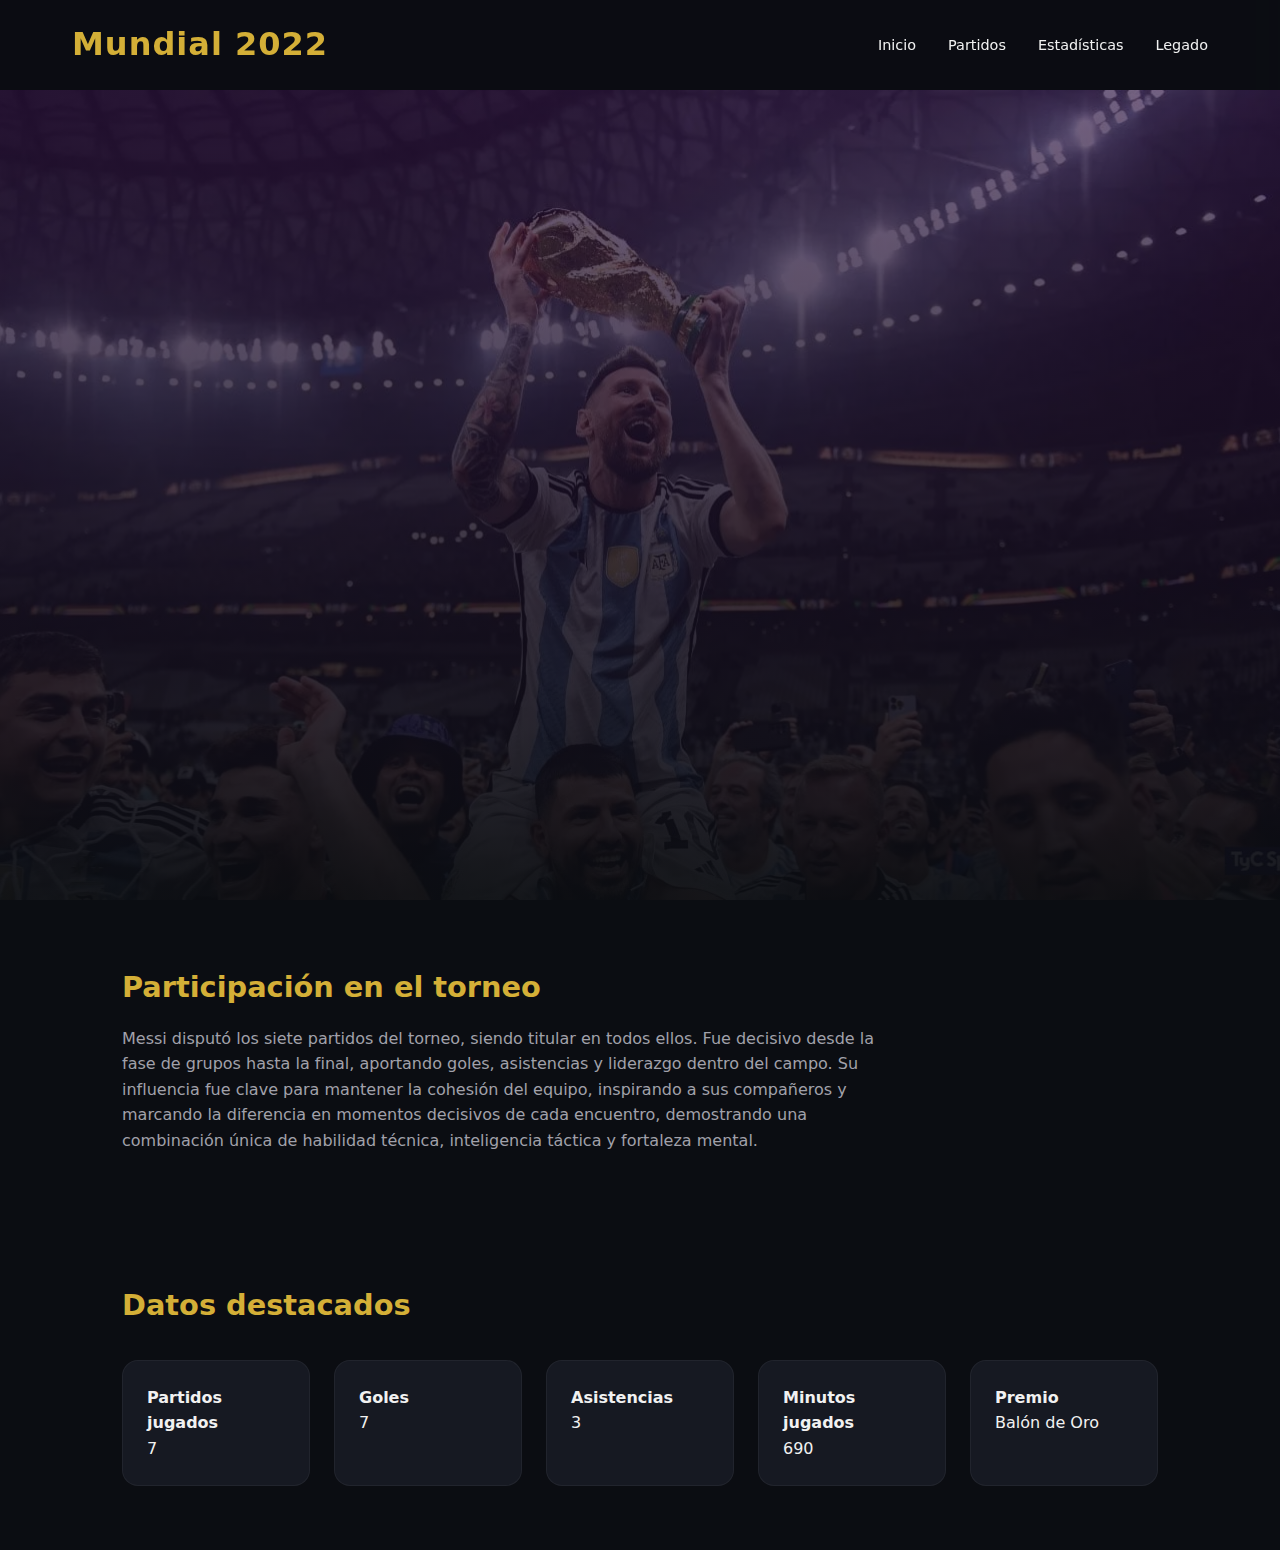
<file: index.html>
<!DOCTYPE html>
<html lang="es">
<head>
  <meta charset="UTF-8">
  <meta name="viewport" content="width=device-width, initial-scale=1.0">
  <title>Lionel Messi – Mundial 2022</title>
  <link rel="stylesheet" href="css/style.css">
</head>
<body>

<header class="header">
  <nav class="nav">
    <h1 class="logo">Mundial 2022</h1>
    <ul class="nav-links">
      <li><a href="index.html">Inicio</a></li>
      <li><a href="pages/partidos.html">Partidos</a></li>
      <li><a href="pages/estadisticas.html">Estadísticas</a></li>
      <li><a href="pages/legado.html">Legado</a></li>
    </ul>
  </nav>
</header>

<main>

  <!-- HERO -->
  <section class="hero">
    <div class="hero-content fade-in">
      <h2>Lionel Messi</h2>
      <span class="subtitle">Copa del Mundo Qatar 2022</span>
      <p id="intro"></p>
    </div>

    <div class="hero-image slide-in">
      <img src="./img/mess.png" alt="Lionel Messi en el Mundial 2022">
    </div>
  </section>

  <!-- INFO GENERAL -->
  <section class="section">
    <h3>Participación en el torneo</h3>
    <p id="participacion"></p>
  </section>

  <!-- DATOS CLAVE -->
  <section class="section stats">
    <h3>Datos destacados</h3>
    <div class="stats-grid" id="stats"></div>
  </section>

</main>

<div id="loader">
  <div class="loader-content">
    <span>QATAR 2022</span>
    <div class="loader-bar"></div>
  </div>
</div>

<script src="js/main.js"></script>
</body>
</html>
</file>
<file: css/style.css>
/* =====================================================
   RESET GENERAL
===================================================== */
* {
  margin: 0;
  padding: 0;
  box-sizing: border-box;
}

html {
  scroll-behavior: smooth;
}

body {
  font-family: system-ui, -apple-system, BlinkMacSystemFont, sans-serif;
  background-color: #0b0d12;
  color: #f1f1f1;
  line-height: 1.6;
  overflow-x: hidden;
}

img {
  max-width: 100%;
  display: block;
}

a {
  text-decoration: none;
  color: inherit;
}

ul {
  list-style: none;
}

p {
  max-width: 75ch;
}

a:focus-visible {
  outline: 2px solid #6ec1e4;
  outline-offset: 4px;
}

/* =====================================================
   HEADER / NAVBAR
===================================================== */
.header {
  position: sticky;
  top: 0;
  z-index: 100;
  background: rgba(11, 13, 18, 0.7);
  backdrop-filter: blur(10px);
}

.nav {
  max-width: 1200px;
  margin: auto;
  padding: 1.2rem 2rem;
  display: flex;
  justify-content: space-between;
  align-items: center;
}

.logo {
  color: #d4af37;
  font-weight: 800;
  letter-spacing: 1px;
}

.nav-links {
  display: flex;
  gap: 2rem;
}

.nav-links a {
  font-size: 0.9rem;
  position: relative;
}

.nav-links a::after {
  content: '';
  position: absolute;
  bottom: -4px;
  left: 0;
  width: 0;
  height: 2px;
  background: #6ec1e4;
  transition: width 0.3s ease;
}

.nav-links a:hover::after {
  width: 100%;
}

/* =====================================================
   HERO / PORTADA (INDEX)
   👉 Acá solo cambiás la imagen de fondo
===================================================== */
.hero {
  min-height: 90vh;
  display: flex;
  align-items: center;
  padding: 4rem 2rem;
  position: relative;

  /* REEMPLAZÁ ESTA IMAGEN */
  background-image: url('../img/messi.webp');
  background-size: cover;
  background-position: center;
}

.hero::before {
  content: '';
  position: absolute;
  inset: 0;
  background: linear-gradient(
    180deg,
    rgba(43, 15, 63, 0.65),
    rgba(11, 13, 18, 0.95)
  );
}

.hero-content {
  position: relative;
  max-width: 650px;
}

.hero-content h2 {
  font-size: clamp(2.5rem, 5vw, 4rem);
  line-height: 1.1;
}

.subtitle {
  display: inline-block;
  margin: 1rem 0;
  color: #6ec1e4;
  letter-spacing: 2px;
  font-size: 0.9rem;
}

.hero-content p {
  margin-top: 1rem;
  color: #a1a1aa;
}

/* =====================================================
   HERO IMAGE MESSI
===================================================== */
.hero-image {
  position: relative;
  z-index: 2;
  max-width: 480px;
  margin-left: auto;
}

.hero-image img {
  width: 100%;
  height: auto;
  border-radius: 1.5rem;
  object-fit: cover;

  /* Estética premium */
  box-shadow:
    0 25px 60px rgba(0, 0, 0, 0.55),
    0 0 0 1px rgba(255, 255, 255, 0.05);
}

/* Glow sutil */
.hero-image::after {
  content: '';
  position: absolute;
  inset: -15px;
  background: radial-gradient(
    circle,
    rgba(110, 193, 228, 0.15),
    transparent 70%
  );
  z-index: -1;
}

/* =====================================================
   RESPONSIVE HERO IMAGE
===================================================== */
@media (max-width: 900px) {
  .hero {
    flex-direction: column;
    text-align: center;
    padding: 3rem 1.5rem;
  }

  .hero-content {
    max-width: 100%;
  }

  .hero-image {
    margin: 2rem auto 0;
    max-width: 320px;
  }
}

/* =====================================================
   SECCIONES GENERALES
===================================================== */
.section {
  max-width: 1100px;
  margin: auto;
  padding: 4rem 2rem;
}

.section h3 {
  font-size: 1.8rem;
  color: #d4af37;
  margin-bottom: 1rem;
}

.section p {
  color: #a1a1aa;
}

/* =====================================================
   GRIDS / CARDS / STATS
===================================================== */
.stats-grid,
.legacy-grid {
  margin-top: 2rem;
  display: grid;
  grid-template-columns: repeat(auto-fit, minmax(180px, 1fr));
  gap: 1.5rem;
}

.stat,
.legacy-card,
.timeline-item {
  background: #161922;
  padding: 1.5rem;
  border-radius: 1rem;
  border: 1px solid rgba(255, 255, 255, 0.05);
  transition: transform 0.3s ease, box-shadow 0.3s ease;
}

.stat:hover,
.legacy-card:hover,
.timeline-item:hover {
  transform: translateY(-6px);
  box-shadow: 0 20px 40px rgba(0, 0, 0, 0.4);
}

/* =====================================================
   TIMELINE
===================================================== */
.timeline {
  margin-top: 3rem;
  display: flex;
  flex-direction: column;
  gap: 2rem;
}

.timeline-item span {
  font-size: 0.8rem;
  color: #6ec1e4;
}

/* =====================================================
   TABLAS
===================================================== */
.table-wrapper {
  overflow-x: auto;
  margin-top: 2rem;
}

.stats-table {
  width: 100%;
  min-width: 600px;
  border-collapse: collapse;
}

.stats-table th,
.stats-table td {
  padding: 0.9rem;
  text-align: center;
  color: #f1f1f1;
}

.stats-table thead {
  background: #161922;
}

.stats-table tbody tr {
  border-bottom: 1px solid rgba(255, 255, 255, 0.08);
}

/* =====================================================
   LOADER
===================================================== */
#loader {
  position: fixed;
  inset: 0;
  background: #0b0d12;
  display: flex;
  align-items: center;
  justify-content: center;
  z-index: 9999;
}

.loader-content {
  text-align: center;
}

.loader-content span {
  color: #d4af37;
  letter-spacing: 4px;
  font-weight: 700;
  font-size: 0.9rem;
}

.loader-bar {
  width: 180px;
  height: 3px;
  background: rgba(255, 255, 255, 0.1);
  margin-top: 1rem;
  overflow: hidden;
  position: relative;
}

.loader-bar::after {
  content: '';
  position: absolute;
  inset: 0;
  background: #6ec1e4;
  animation: load 1.2s ease infinite;
}

@keyframes load {
  from { transform: translateX(-100%); }
  to { transform: translateX(100%); }
}

/* =====================================================
   ANIMACIONES GENERALES
===================================================== */
.fade-in {
  opacity: 0;
  transform: translateY(20px);
  animation: fadeUp 1s ease forwards;
}

.slide-in {
  opacity: 0;
  transform: translateX(40px);
  animation: slideIn 1s ease forwards;
}

@keyframes fadeUp {
  to {
    opacity: 1;
    transform: translateY(0);
  }
}

@keyframes slideIn {
  to {
    opacity: 1;
    transform: translateX(0);
  }
}

/* =====================================================
   RESPONSIVE
===================================================== */
@media (max-width: 900px) {
  .nav-links {
    gap: 1.2rem;
  }
}

@media (max-width: 600px) {
  .nav {
    flex-wrap: wrap;
    padding: 1rem;
  }

  .logo {
    flex-basis: 100%;
    text-align: center;
    margin-bottom: 0.8rem;
  }

  .nav-links {
    justify-content: center;
    flex-basis: 100%;
    gap: 1rem;
  }

  .stats-grid,
  .legacy-grid {
    grid-template-columns: repeat(auto-fit, minmax(140px, 1fr));
  }

  .section {
    padding: 2rem 1rem;
  }

  .hero-content h2 {
    font-size: clamp(2rem, 7vw, 3rem);
  }
}
</file>
